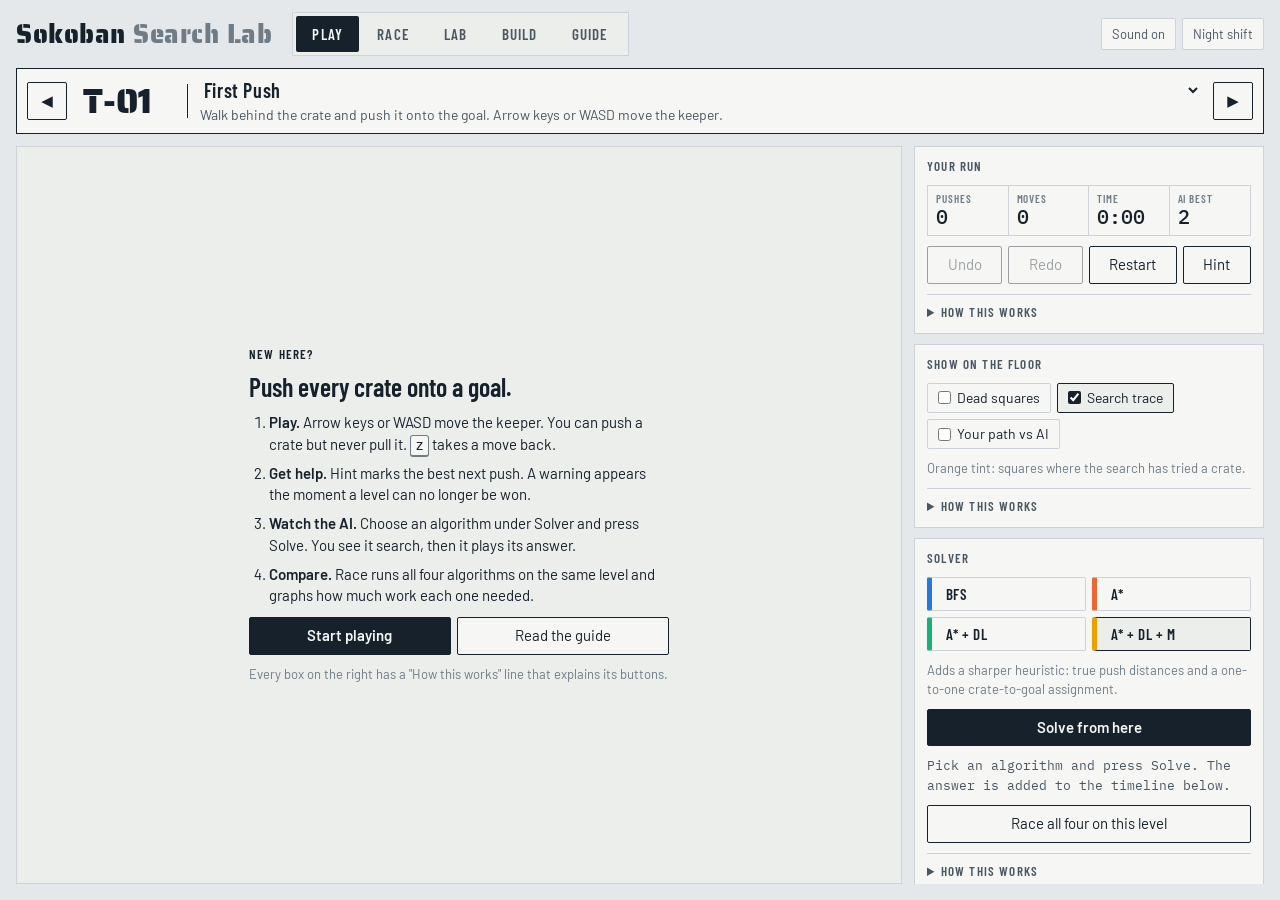
<file: index.html>
<!doctype html>
<html lang="en">
<head>
<meta charset="utf-8">
<meta name="viewport" content="width=device-width, initial-scale=1, viewport-fit=cover">
</head>
<body>
<title>Sokoban Search Lab</title>
<link rel="preconnect" href="https://fonts.googleapis.com">
<link rel="stylesheet" href="https://fonts.googleapis.com/css2?family=Barlow:wght@400;500;600&family=Barlow+Condensed:wght@500;600;700&family=IBM+Plex+Mono:wght@400;500&family=Saira+Stencil+One&display=swap">
<link rel="stylesheet" href="style.css">

<div class="app" id="app" data-mode="play">

  <header class="top">
    <h1 class="wordmark">Sokoban <span>Search Lab</span></h1>
    <nav class="modes" aria-label="Sections">
      <button type="button" data-mode="play" aria-current="page">Play</button>
      <button type="button" data-mode="race">Race</button>
      <button type="button" data-mode="lab">Lab</button>
      <button type="button" data-mode="build">Build</button>
      <button type="button" data-mode="guide">Guide</button>
    </nav>
    <div class="tools">
      <button type="button" id="sound" class="ghost" aria-pressed="true">Sound on</button>
      <button type="button" id="theme" class="ghost">Night shift</button>
    </div>
  </header>

  <!-- Bay label: which level is on the floor. Shown in Play and Race. -->
  <section class="bay" id="bay" aria-label="Level">
    <button type="button" id="prev" class="step" aria-label="Previous level">&#9664;</button>
    <div class="bay-code" id="bay-code">T-01</div>
    <div class="bay-text">
      <label class="visually-hidden" for="level">Level</label>
      <select id="level"></select>
      <p id="note" class="note"></p>
    </div>
    <button type="button" id="next" class="step" aria-label="Next level">&#9654;</button>
  </section>

  <!-- ============================== PLAY ============================== -->
  <main class="view" id="view-play">
    <div class="floor" id="floor">
      <canvas id="board" tabindex="0" aria-label="Sokoban board. Use the arrow keys to move."></canvas>
      <div class="tip" id="tip" hidden></div>
      <div class="banner" id="banner" hidden>
        <strong id="banner-title"></strong>
        <span id="banner-text"></span>
      </div>
      <div class="boot" id="welcome" hidden>
        <div class="boot-card">
          <p class="eyebrow">New here?</p>
          <p class="welcome-title">Push every crate onto a goal.</p>
          <ol class="steps">
            <li><b>Play.</b> Arrow keys or WASD move the keeper. You can push a crate but never pull it. <kbd>Z</kbd> takes a move back.</li>
            <li><b>Get help.</b> Hint marks the best next push. A warning appears the moment a level can no longer be won.</li>
            <li><b>Watch the AI.</b> Choose an algorithm under Solver and press Solve. You see it search, then it plays its answer.</li>
            <li><b>Compare.</b> Race runs all four algorithms on the same level and graphs how much work each one needed.</li>
          </ol>
          <div class="row">
            <button type="button" id="welcome-go" class="primary">Start playing</button>
            <button type="button" id="welcome-guide">Read the guide</button>
          </div>
          <p class="fine">Every box on the right has a "How this works" line that explains its buttons.</p>
        </div>
      </div>
      <div class="boot" id="boot">
        <div class="boot-card">
          <p class="eyebrow">Starting up</p>
          <p id="boot-text">Loading the Python runtime&hellip;</p>
          <div class="boot-bar"><i id="boot-bar"></i></div>
          <p class="fine">The solvers on this page are the project's own Python modules, running in your browser through WebAssembly.</p>
        </div>
      </div>
    </div>

    <aside class="panel">
      <section class="block">
        <h2>Your run</h2>
        <dl class="stats">
          <div><dt>Pushes</dt><dd id="s-pushes">0</dd></div>
          <div><dt>Moves</dt><dd id="s-moves">0</dd></div>
          <div><dt>Time</dt><dd id="s-time">0:00</dd></div>
          <div><dt>AI best</dt><dd id="s-par" title="Fewest pushes possible, found by the solver">&ndash;</dd></div>
        </dl>
        <div class="row">
          <button type="button" id="undo" title="Z">Undo</button>
          <button type="button" id="redo" title="Y">Redo</button>
          <button type="button" id="restart" title="R">Restart</button>
          <button type="button" id="hint" title="H">Hint</button>
        </div>
        <p class="result" id="result" hidden></p>
        <div class="dpad" aria-label="Move">
          <button type="button" data-move="U" aria-label="Up">&#9650;</button>
          <button type="button" data-move="L" aria-label="Left">&#9664;</button>
          <button type="button" data-move="D" aria-label="Down">&#9660;</button>
          <button type="button" data-move="R" aria-label="Right">&#9654;</button>
        </div>
        <details class="help">
          <summary>How this works</summary>
          <dl>
            <dt>Pushes</dt><dd>How many times you moved a crate one square. This is the score: fewer is better.</dd>
            <dt>Moves</dt><dd>Every step the keeper took, walking included.</dd>
            <dt>Time</dt><dd>Starts with your first move and stops when the level is solved.</dd>
            <dt>AI best</dt><dd>The fewest pushes any solution can have, worked out by the solver when the level opens. "none" means the level cannot be solved; "?" means the solver ran out of time.</dd>
            <dt>Undo, Redo</dt><dd>Step back and forward through your moves (<kbd>Z</kbd>, <kbd>Y</kbd>).</dd>
            <dt>Restart</dt><dd>Back to the start (<kbd>R</kbd>). Your moves stay on the timeline, so Redo brings them back.</dd>
            <dt>Hint</dt><dd>The solver looks for the best next push from where you stand and marks it with an arrow. Press Hint again (<kbd>H</kbd>) and the keeper carries it out.</dd>
          </dl>
        </details>
      </section>

      <section class="block">
        <h2>Show on the floor</h2>
        <div class="chips">
          <label><input type="checkbox" id="o-dead"> Dead squares</label>
          <label><input type="checkbox" id="o-trace" checked> Search trace</label>
          <label><input type="checkbox" id="o-paths"> Your path vs AI</label>
        </div>
        <p class="fine" id="legend"></p>
        <details class="help">
          <summary>How this works</summary>
          <dl>
            <dt>Dead squares</dt><dd>Hatches every square from which a crate can never reach a goal. Push a crate onto one and the level is lost. Point at a hatched square to see which rule condemns it.</dd>
            <dt>Search trace</dt><dd>While a solver runs, dashed outlines show the position it is examining and an orange tint builds up wherever it has tried a crate. A wide orange stain means a lot of wasted work.</dd>
            <dt>Your path vs AI</dt><dd>Draws the route you have walked and the route of an optimal solution, so you can see where they part.</dd>
          </dl>
        </details>
      </section>

      <section class="block">
        <h2>Solver</h2>
        <div class="algos" id="algos" role="radiogroup" aria-label="Algorithm"></div>
        <p class="fine" id="algo-idea"></p>
        <div class="row">
          <button type="button" id="solve" class="primary">Solve from here</button>
          <button type="button" id="stop" hidden>Stop</button>
        </div>
        <p class="readout" id="readout" aria-live="polite">Pick an algorithm and press Solve. The answer is added to the timeline below.</p>
        <ul class="solves" id="solves" hidden></ul>
        <div class="row">
          <button type="button" id="to-race">Race all four on this level</button>
        </div>
        <details class="help">
          <summary>How this works</summary>
          <dl>
            <dt>The four buttons</dt><dd>Choose who searches. BFS tries everything in order. A* uses a distance estimate to head for the goals. A* + DL also refuses pushes that deadlock rules prove hopeless. A* + DL + M uses a sharper estimate that gives every crate its own goal.</dd>
            <dt>Solve from here</dt><dd>Searches from the position on the floor right now, not from the start, so it works after you have made moves. The solution is added to the timeline and played.</dd>
            <dt>Positions expanded</dt><dd>How many positions the algorithm took out and examined. These are its search steps, the fairest measure of its work.</dd>
            <dt>Generated, waiting</dt><dd>Generated counts every new position it discovered. Waiting is how many of those are still queued.</dd>
            <dt>Pushes deep</dt><dd>How many pushes from the start the position under examination is.</dd>
            <dt>Discarded as hopeless</dt><dd>Pushes a deadlock rule threw away before they were ever searched.</dd>
            <dt>The list below the button</dt><dd>Each algorithm you try on this level is added, so you can compare their search steps and the solution each one found.</dd>
          </dl>
        </details>
      </section>

      <section class="block">
        <h2>Timeline</h2>
        <input type="range" id="scrub" min="0" max="0" value="0" aria-label="Position in the move list">
        <div class="row">
          <button type="button" id="t-start" aria-label="Back to start">&#9198;</button>
          <button type="button" id="t-back" aria-label="Step back">&#9664;</button>
          <button type="button" id="t-play" class="primary">Play</button>
          <button type="button" id="t-fwd" aria-label="Step forward">&#9654;</button>
          <label class="speed">Speed
            <select id="speed">
              <option value="3">Slow</option>
              <option value="8" selected>Normal</option>
              <option value="20">Fast</option>
              <option value="60">Blur</option>
            </select>
          </label>
        </div>
        <p class="fine mono" id="lurd"></p>
        <details class="help">
          <summary>How this works</summary>
          <dl>
            <dt>The slider</dt><dd>Every move, yours and the solver's, sits on one line. Drag to jump to any point.</dd>
            <dt>The buttons</dt><dd>Back to the start, one step back, play or pause (<kbd>Space</kbd>), one step forward. Speed sets how fast Play runs.</dd>
            <dt>The letters</dt><dd>The move list: <code>u d l r</code> are steps up, down, left and right. Lower case is a walk, UPPER CASE is a push.</dd>
          </dl>
        </details>
      </section>
    </aside>
  </main>

  <!-- ============================== RACE ============================== -->
  <main class="view" id="view-race" hidden>
    <div class="race-head">
      <div>
        <h2>Four algorithms, one level, same start</h2>
        <p class="lede">Each lane shows the position that algorithm is examining right now. The bar counts the positions it has expanded, on a log scale: every tick is ten times more work.</p>
      </div>
      <div class="row">
        <button type="button" id="race-go" class="primary">Start race</button>
        <button type="button" id="race-stop" hidden>Stop</button>
      </div>
    </div>
    <details class="help">
      <summary>How to read the race</summary>
      <dl>
        <dt>The small board</dt><dd>The position that algorithm is looking at this instant. BFS jumps all over the room; the informed searches stay near the goals.</dd>
        <dt>The bar</dt><dd>Positions expanded so far: the algorithm's search steps. The scale is logarithmic, so a bar one tick longer did ten times the work.</dd>
        <dt>Solved, Out of time</dt><dd>Every search gets the same budget. An algorithm that runs out gives up, and its count is then a minimum.</dd>
        <dt>The three graphs</dt><dd>After the race: search steps, the length of each solution, and time, each on a plain linear scale so the gaps look as large as they are.</dd>
        <dt>Same pushes for everyone?</dt><dd>Yes, by design. All four are guaranteed to find the fewest pushes. They differ in how much they search to get there, and in how far the keeper walks, because several solutions can share the same push count.</dd>
      </dl>
    </details>
    <div class="lanes" id="lanes"></div>
    <p class="verdict" id="verdict" aria-live="polite"></p>
    <p class="race-tip" id="race-tip" hidden>
      <span>This level is small, so the four barely differ.</span>
      <button type="button" id="race-harder">Race them on a hard level</button>
    </p>
    <div class="score" id="score" hidden></div>
  </main>

  <!-- =============================== LAB ============================== -->
  <main class="view" id="view-lab" hidden>
    <div class="race-head">
      <div>
        <h2>Benchmark</h2>
        <p class="lede">Every algorithm on every level, from the same start position. Choose what the cells show. A hollow bar means the search ran out of budget.</p>
      </div>
      <div class="row">
        <label>Pack <select id="lab-pack"></select></label>
        <label>Budget per search
          <select id="lab-budget">
            <option value="3">3 seconds</option>
            <option value="10" selected>10 seconds</option>
            <option value="20">20 seconds</option>
          </select>
        </label>
        <label>Show
          <select id="lab-metric">
            <option value="expanded">Search steps (positions expanded)</option>
            <option value="n_moves">Solution length (keeper moves)</option>
            <option value="n_pushes">Solution pushes</option>
            <option value="time">Time</option>
          </select>
        </label>
        <button type="button" id="lab-go" class="primary">Run benchmark</button>
        <button type="button" id="lab-stop" hidden>Stop</button>
      </div>
    </div>
    <details class="help">
      <summary>How to read the benchmark</summary>
      <dl>
        <dt>Pack, Budget</dt><dd>Which levels to run, and how long each search may take before it gives up. A bigger budget lets BFS finish more levels and takes longer.</dd>
        <dt>Show</dt><dd>What the cells display. Search steps is the work done. Solution length is how many keeper moves the answer takes. Pushes is the same in every finished cell of a row, which is the proof that all four are optimal.</dd>
        <dt>The tiles</dt><dd>Totals for each algorithm over the whole run, and its typical saving against BFS.</dd>
        <dt>Copy</dt><dd>Puts the full table (every column) on the clipboard for a report or a spreadsheet.</dd>
      </dl>
    </details>
    <p class="readout" id="lab-status" aria-live="polite"></p>
    <div class="tiles" id="tiles"></div>
    <div class="table-wrap">
      <table class="matrix" id="matrix">
        <thead></thead>
        <tbody></tbody>
      </table>
    </div>
    <div class="row">
      <button type="button" id="copy-csv">Copy as CSV</button>
      <button type="button" id="copy-md">Copy as Markdown</button>
      <span class="fine" id="copy-status"></span>
    </div>
    <textarea id="export" class="mono" rows="6" readonly hidden aria-label="Exported results"></textarea>
  </main>

  <!-- ============================== BUILD ============================= -->
  <main class="view" id="view-build" hidden>
    <div class="floor">
      <canvas id="editor" aria-label="Level editor. Pick a tool, then click or drag on the grid."></canvas>
    </div>
    <aside class="panel">
      <section class="block">
        <h2>Paint</h2>
        <div class="algos tools-grid" id="tools" role="radiogroup" aria-label="Tool">
          <label><input type="radio" name="tool" value="#" checked><span>Wall</span></label>
          <label><input type="radio" name="tool" value=" "><span>Floor</span></label>
          <label><input type="radio" name="tool" value="$"><span>Crate</span></label>
          <label><input type="radio" name="tool" value="."><span>Goal</span></label>
          <label><input type="radio" name="tool" value="@"><span>Keeper</span></label>
        </div>
        <div class="row">
          <label>Width <input type="number" id="ed-w" min="5" max="14" value="9"></label>
          <label>Height <input type="number" id="ed-h" min="5" max="11" value="8"></label>
          <button type="button" id="ed-clear">Empty room</button>
        </div>
        <p class="readout" id="ed-status" aria-live="polite"></p>
        <div class="row">
          <button type="button" id="ed-play" class="primary">Play this level</button>
        </div>
        <details class="help">
          <summary>How this works</summary>
          <dl>
            <dt>Paint</dt><dd>Pick Wall, Floor, Crate, Goal or Keeper, then click or drag on the grid. A crate painted on a goal counts as already home. There is one keeper; painting it again moves it.</dd>
            <dt>Width, Height, Empty room</dt><dd>Resize the grid, or clear it to an empty walled room.</dd>
            <dt>The message</dt><dd>Says whether the level obeys the rules: one keeper, as many crates as goals, walls all the way round.</dd>
            <dt>Play this level</dt><dd>Opens it in Play. The AI best box then tells you whether it can be solved and in how many pushes.</dd>
          </dl>
        </details>
      </section>

      <section class="block">
        <h2>Generate</h2>
        <p class="fine">Levels are built backwards from the solved position by pulling crates, so every one of them can be solved. The solver grades the candidates and keeps the hardest.</p>
        <div class="row">
          <label>Size
            <select id="gen-size">
              <option value="8,7,2">Small, 2 crates</option>
              <option value="9,8,3" selected>Medium, 3 crates</option>
              <option value="10,8,4">Large, 4 crates</option>
              <option value="11,9,5">Huge, 5 crates</option>
            </select>
          </label>
          <label>Seed <input type="number" id="gen-seed" min="0" max="99999" value="1"></label>
          <button type="button" id="gen-go">Generate</button>
        </div>
        <p class="fine">The seed is the level's number: the same size and seed always give the same level.</p>
      </section>

      <section class="block">
        <h2>Level text</h2>
        <p class="fine"><code>#</code> wall &nbsp;<code>$</code> crate &nbsp;<code>.</code> goal &nbsp;<code>@</code> keeper &nbsp;<code>*</code> crate on goal &nbsp;<code>+</code> keeper on goal. Paste any level in this format, or copy yours from here.</p>
        <textarea id="ed-text" class="mono" rows="9" spellcheck="false" aria-label="Level text"></textarea>
      </section>
    </aside>
  </main>

  <!-- ============================== GUIDE ============================= -->
  <main class="view" id="view-guide" hidden>
    <article class="guide">
      <section>
        <h2>The game</h2>
        <p>Sokoban is Japanese for warehouse keeper. You walk the keeper around a storeroom and push crates onto the marked goals. A level is solved when every crate stands on a goal.</p>
        <p>Two rules make it hard. You push one crate at a time, and you can never pull. A crate shoved into a corner stays there for good, so one careless push can make a level impossible.</p>
        <table class="keys">
          <tbody>
            <tr><th><kbd>&larr;</kbd> <kbd>&uarr;</kbd> <kbd>&darr;</kbd> <kbd>&rarr;</kbd> or <kbd>W</kbd> <kbd>A</kbd> <kbd>S</kbd> <kbd>D</kbd></th><td>Move the keeper. Walk into a crate to push it. On a phone, swipe on the floor or use the arrow pad.</td></tr>
            <tr><th><kbd>Z</kbd> &nbsp;<kbd>Y</kbd></th><td>Undo, redo</td></tr>
            <tr><th><kbd>R</kbd></th><td>Restart the level</td></tr>
            <tr><th><kbd>H</kbd></th><td>Hint. Press again to let the keeper do it</td></tr>
            <tr><th><kbd>Space</kbd></th><td>Play or pause the timeline</td></tr>
            <tr><th><kbd>N</kbd> &nbsp;<kbd>P</kbd></th><td>Next level, previous level</td></tr>
          </tbody>
        </table>
      </section>

      <section>
        <h2>The five sections</h2>
        <dl>
          <dt>Play</dt><dd>Solve levels yourself, ask for hints, or have a solver do it while you watch.</dd>
          <dt>Race</dt><dd>All four algorithms solve the level on the floor at the same time. Graphs show who did how much work.</dd>
          <dt>Lab</dt><dd>The same comparison across a whole pack of levels, as a table you can copy into a report.</dd>
          <dt>Build</dt><dd>Draw your own level or generate one, then play it.</dd>
          <dt>Guide</dt><dd>This page. Each box in the other sections also has its own "How this works" line.</dd>
        </dl>
      </section>

      <section>
        <h2>How a computer solves it</h2>
        <p>The solver thinks in <em>positions</em>: one arrangement of the crates, plus the part of the floor the keeper can walk to. From a position it can make a <em>push</em>, which leads to a new position. Solving means finding a chain of pushes from the start to a position where every crate is home.</p>
        <p>The number of positions explodes. Three crates in a small room already allow tens of thousands. The four algorithms differ only in the order they look through them, and in what they refuse to look at.</p>
        <dl class="ladder">
          <dt style="--swatch: var(--s1)">BFS (breadth-first search)</dt>
          <dd>Looks at every position one push from the start, then every position two pushes away, and so on. It has no idea which direction is promising. It is the baseline the others are measured against.</dd>
          <dt style="--swatch: var(--s2)">A*</dt>
          <dd>Adds a <em>heuristic</em>, an estimate of how many pushes are still needed: for each crate, the grid distance to its nearest goal. A* always examines the position where pushes made plus pushes estimated is smallest, so it heads for the goals.</dd>
          <dt style="--swatch: var(--s3)">A* + Deadlock</dt>
          <dd>Adds knowledge. Before a push is even considered, four rules check whether it has just lost the game. If so it is thrown away, along with everything that would have followed.</dd>
          <dt style="--swatch: var(--s4)">A* + Deadlock + Matching</dt>
          <dd>Adds a sharper heuristic. Plain distance sees through walls and lets every crate aim at the same goal. This one measures real push distance and gives each crate a goal of its own, choosing the cheapest pairing.</dd>
        </dl>
      </section>

      <section>
        <h2>Why all four report the same number of pushes</h2>
        <p>Because all four are guaranteed to find a solution with the fewest pushes possible. That is the point of the comparison: the smarter algorithms do not cut corners. They reach the same best answer after examining a small fraction of the positions.</p>
        <p>What does differ:</p>
        <dl>
          <dt>Search steps</dt><dd>Positions expanded. On a hard level BFS examines tens of thousands where the best algorithm examines a few hundred.</dd>
          <dt>Time</dt><dd>Follows from the search steps.</dd>
          <dt>Keeper moves</dt><dd>Many different solutions can share the same push count while the keeper walks a different route. Each algorithm stops at the first optimal solution it meets, so their move counts often differ.</dd>
        </dl>
        <p>The differences are small on the training levels and large on the Showdown pack, which was chosen for exactly this.</p>
      </section>

      <section>
        <h2>Reading the numbers</h2>
        <dl>
          <dt>Positions expanded</dt><dd>Positions the algorithm took out and examined. Its search steps.</dd>
          <dt>Generated</dt><dd>New positions it discovered while doing so.</dd>
          <dt>Waiting</dt><dd>Discovered positions not yet examined (the frontier).</dd>
          <dt>Pushes deep</dt><dd>How far from the start the search currently is.</dd>
          <dt>Pruned, discarded</dt><dd>Pushes rejected by a deadlock rule before being searched.</dd>
          <dt>Pushes, moves</dt><dd>The length of a solution, counted in crate pushes and in keeper steps.</dd>
          <dt>Out of budget, out of time</dt><dd>Every search has the same limit. One that hits it gives up, and its numbers are minimums.</dd>
        </dl>
      </section>

      <section>
        <h2>The deadlock rules</h2>
        <p>A deadlock is a position that can never be solved, whatever you do next. Turn on Dead squares in Play to see the first three on any level.</p>
        <dl>
          <dt>Corner trap</dt><dd>A crate with a wall on one side and another wall above or below can never be pushed again.</dd>
          <dt>Wall-line trap</dt><dd>A crate against a wall can only slide along it. If that stretch of wall has no goal, the crate is lost.</dd>
          <dt>Dead square</dt><dd>The general case: a square from which no sequence of pushes reaches any goal.</dd>
          <dt>Freeze deadlock</dt><dd>Crates that block each other so that none can move, with at least one of them off its goal. Two crates side by side against a wall is the classic.</dd>
        </dl>
        <p>In Play, the moment you cause one of these a warning names the rule, so you can undo straight away.</p>
      </section>

      <section>
        <h2>Under the hood</h2>
        <p>The rules, the four algorithms, the level generator and the benchmark are written in Python. This page loads those same Python files and runs them in your browser, so the numbers you see here are the numbers the command-line tools print.</p>
      </section>
    </article>
  </main>
</div>

<script src="pyodide/pyodide.js"></script>
<script src="render.js"></script>
<script src="app.js"></script>
</body>
</html>
</file>
<file: style.css>
/* Sokoban Search Lab.
   Layout: a warehouse shipping label. Monochrome chrome in ink on paper; colour
   belongs to the floor (crates, goals) and to the four algorithms, nothing else. */

:root {
  /* day shift */
  --ground: #e4e8eb;          /* concrete */
  --surface: #f6f7f5;         /* label paper */
  --surface-2: #eceeec;
  --ink: #17212b;
  --ink-2: #4a5661;
  --ink-3: #6f7b85;
  --line: #cdd3d8;
  --focus: #1d6fd1;
  --hazard: #f2b705;
  --hazard-ink: #17212b;
  --critical: #c93434;
  --good: #1c8553;

  /* the algorithm ladder, always in this order */
  --s1: #2a78d6;   /* BFS */
  --s2: #eb6834;   /* A* */
  --s3: #1baf7a;   /* A* + Deadlock */
  --s4: #eda100;   /* A* + Deadlock + Matching */
  --you: #4a3aa7;
  --ai: #c2457b;

  /* the floor (read by render.js) */
  --b-floor: #d6dbde;
  --b-floor-2: #ced4d8;
  --b-seam: #bcc5ca;
  --b-wall: #5c6a77;
  --b-wall-side: #3d4852;
  --b-wall-edge: #7a8894;
  --b-crate: #d09b55;
  --b-crate-side: #a57232;
  --b-crate-line: #8b5d26;
  --b-crate-ok: #45b27a;
  --b-crate-ok-side: #2b8558;
  --b-crate-ok-line: #1f6b45;
  --b-goal: #d79a00;
  --b-hat: #f2b705;
  --b-body: #223a54;
  --b-shadow: rgba(23, 33, 43, .22);
  --b-dead: rgba(201, 52, 52, .55);
  --b-trace: rgba(235, 104, 52, .9);

  --display: "Saira Stencil One", "Arial Black", Impact, sans-serif;
  --label: "Barlow Condensed", "Arial Narrow", Arial, sans-serif;
  --body: Barlow, "Segoe UI", system-ui, sans-serif;
  --mono: "IBM Plex Mono", ui-monospace, Consolas, monospace;
}

@media (prefers-color-scheme: dark) {
  :root:not([data-theme="light"]) {
    color-scheme: dark;
    --ground: #0d1318; --surface: #161d24; --surface-2: #1e2730;
    --ink: #e9eef1; --ink-2: #aeb9c1; --ink-3: #85929c; --line: #2c3742;
    --focus: #6aa9f0; --hazard: #f2b705; --hazard-ink: #17212b;
    --critical: #ef6a6a; --good: #4cc48a;
    --s1: #3987e5; --s2: #d95926; --s3: #199e70; --s4: #c98500;
    --you: #9085e9; --ai: #d55181;
    --b-floor: #27323c; --b-floor-2: #2c3843; --b-seam: #1d2730;
    --b-wall: #586b7e; --b-wall-side: #354250; --b-wall-edge: #73889b;
    --b-crate: #c8924d; --b-crate-side: #93652c; --b-crate-line: #6f4a1d;
    --b-crate-ok: #3aa56f; --b-crate-ok-side: #25784e; --b-crate-ok-line: #1a5a3a;
    --b-goal: #f2b705; --b-hat: #f2b705; --b-body: #9fc0e3;
    --b-shadow: rgba(0, 0, 0, .4); --b-dead: rgba(239, 106, 106, .6);
    --b-trace: rgba(240, 130, 80, .95);
  }
}
:root[data-theme="dark"] {
  color-scheme: dark;
  --ground: #0d1318; --surface: #161d24; --surface-2: #1e2730;
  --ink: #e9eef1; --ink-2: #aeb9c1; --ink-3: #85929c; --line: #2c3742;
  --focus: #6aa9f0; --hazard: #f2b705; --hazard-ink: #17212b;
  --critical: #ef6a6a; --good: #4cc48a;
  --s1: #3987e5; --s2: #d95926; --s3: #199e70; --s4: #c98500;
  --you: #9085e9; --ai: #d55181;
  --b-floor: #27323c; --b-floor-2: #2c3843; --b-seam: #1d2730;
  --b-wall: #586b7e; --b-wall-side: #354250; --b-wall-edge: #73889b;
  --b-crate: #c8924d; --b-crate-side: #93652c; --b-crate-line: #6f4a1d;
  --b-crate-ok: #3aa56f; --b-crate-ok-side: #25784e; --b-crate-ok-line: #1a5a3a;
  --b-goal: #f2b705; --b-hat: #f2b705; --b-body: #9fc0e3;
  --b-shadow: rgba(0, 0, 0, .4); --b-dead: rgba(239, 106, 106, .6);
  --b-trace: rgba(240, 130, 80, .95);
}

*, *::before, *::after { box-sizing: border-box; }
[hidden] { display: none !important; }
html, body { height: 100%; }
body {
  margin: 0;
  background: var(--ground);
  color: var(--ink);
  font: 400 15px/1.45 var(--body);
}
h1, h2, p, dl, dd { margin: 0; }
button, select, input, textarea { font: inherit; color: inherit; }
:focus-visible { outline: 2px solid var(--focus); outline-offset: 2px; }
.visually-hidden { position: absolute; width: 1px; height: 1px; overflow: hidden; clip-path: inset(50%); }
.mono, code { font-family: var(--mono); font-size: .9em; }
.fine { color: var(--ink-3); font-size: 13px; }
.eyebrow, h2, dt, .matrix th, .lane-status {
  font: 600 13px/1.2 var(--label);
  letter-spacing: .09em;
  text-transform: uppercase;
}

/* ------------------------------------------------------------ shell */
.app {
  min-height: 100%;
  display: grid;
  grid-template-rows: auto auto minmax(0, 1fr);
  gap: 12px;
  padding-inline: 16px;
  padding-block: 12px 16px;
  max-width: 1400px;
  margin-inline: auto;
}
.top { display: flex; flex-wrap: wrap; align-items: center; gap: 10px 20px; }
.wordmark { font: 400 26px/1 var(--display); letter-spacing: .02em; text-wrap: balance; }
.wordmark span { color: var(--ink-3); }
.modes { display: flex; gap: 2px; background: var(--surface-2); border: 1px solid var(--line); padding: 3px; }
.modes button {
  border: 0; background: none; padding: 6px 16px; cursor: pointer;
  font: 600 15px/1.2 var(--label); letter-spacing: .08em; text-transform: uppercase; color: var(--ink-2);
}
.modes button[aria-current] { background: var(--ink); color: var(--surface); }
.tools { margin-left: auto; display: flex; gap: 6px; }

button, .row select, .row input {
  border: 1px solid var(--ink); background: var(--surface); padding: 7px 12px;
  border-radius: 2px; cursor: pointer; min-height: 36px;
}
button:hover:not(:disabled) { background: var(--surface-2); }
button:disabled { opacity: .4; cursor: default; }
button.primary { background: var(--ink); color: var(--surface); font-weight: 600; }
button.primary:hover:not(:disabled) { background: var(--ink-2); }
button.ghost { border-color: var(--line); color: var(--ink-2); font-size: 13px; min-height: 32px; padding: 4px 10px; }
.row { display: flex; flex-wrap: wrap; gap: 6px; align-items: center; }
.row > button { flex: 1 1 auto; }
.row label { display: flex; align-items: center; gap: 6px; font-size: 13px; color: var(--ink-2); }
.row input[type="number"] { width: 5em; cursor: text; }

/* ------------------------------------------------------------ bay label */
.bay {
  display: grid; grid-template-columns: auto auto minmax(0, 1fr) auto; align-items: center; gap: 12px;
  background: var(--surface); border: 1px solid var(--ink); padding: 8px 10px;
}
.app[data-mode="lab"] .bay, .app[data-mode="build"] .bay, .app[data-mode="guide"] .bay { display: none; }
.bay-code { font: 400 34px/1 var(--display); padding-inline: 4px 12px; border-right: 1px solid var(--ink); min-width: 3.2em; }
.bay-text { min-width: 0; display: grid; grid-template-columns: minmax(0, 1fr); gap: 2px; }
.bay select { border: 0; background: none; padding: 0; font: 600 20px/1.2 var(--label); letter-spacing: .03em; width: 100%; min-width: 0; text-overflow: ellipsis; cursor: pointer; }
.note { color: var(--ink-2); font-size: 14px; }
.step { min-width: 40px; }

/* ------------------------------------------------------------ views */
.view { min-height: 0; min-width: 0; }
#view-play, #view-build { display: grid; grid-template-columns: minmax(0, 1fr) 350px; gap: 12px; }
#view-play[hidden], #view-build[hidden] { display: none; }
.floor {
  position: relative; min-height: 340px; min-width: 0;
  background: var(--surface-2); border: 1px solid var(--line); overflow: hidden;
}
.floor canvas { position: absolute; inset: 0; width: 100%; height: 100%; display: block; touch-action: none; outline-offset: -3px; }
.panel { display: flex; flex-direction: column; gap: 10px; min-width: 0; overflow: hidden auto; }
.block { background: var(--surface); border: 1px solid var(--line); padding: 12px; display: grid; gap: 10px; }
.block h2 { color: var(--ink-2); }

@media (min-width: 901px) {
  .app { height: 100%; }
  .dpad { display: none !important; }
}
@media (max-width: 900px) {
  #view-play, #view-build { grid-template-columns: minmax(0, 1fr); }
  .floor { height: min(92vw, 62vh); }
  .panel { overflow: visible; }
  .bay-code { font-size: 26px; }
  .bay-text { display: contents; }
  .bay #next { grid-row: 1; grid-column: 4; }
  .note { grid-row: 2; grid-column: 1 / -1; }
  .wordmark { font-size: 22px; }
}

/* ------------------------------------------------------------ play panel */
.stats { display: grid; grid-template-columns: repeat(4, minmax(0, 1fr)); gap: 0; border: 1px solid var(--line); }
.stats div { padding: 6px 8px; border-right: 1px solid var(--line); }
.stats div:last-child { border-right: 0; }
.stats dt { color: var(--ink-3); font-size: 11px; }
.stats dd { font: 500 20px/1.2 var(--mono); font-variant-numeric: tabular-nums; }
.result { border-left: 4px solid var(--good); padding: 6px 10px; background: var(--surface-2); }
.readout { font: 400 13px/1.5 var(--mono); color: var(--ink-2); font-variant-numeric: tabular-nums; min-height: 3em; overflow-wrap: anywhere; }
#lurd { overflow-wrap: anywhere; max-height: 4.4em; overflow-y: auto; }
#lurd b { color: var(--ink); font-weight: 500; }

.chips { display: flex; flex-wrap: wrap; gap: 6px; }
.chips label {
  display: inline-flex; align-items: center; gap: 6px; padding: 4px 10px;
  border: 1px solid var(--line); border-radius: 2px; cursor: pointer; font-size: 14px;
}
.chips label:has(:checked) { border-color: var(--ink); background: var(--surface-2); }
.chips input { accent-color: var(--ink); margin: 0; }
.key { display: inline-block; width: 18px; height: 3px; vertical-align: middle; margin-right: 4px; }

.algos { display: grid; grid-template-columns: repeat(2, minmax(0, 1fr)); gap: 6px; }
.algos label { position: relative; cursor: pointer; }
.algos input { position: absolute; opacity: 0; }
.algos span {
  display: block; padding: 7px 8px 7px 14px; border: 1px solid var(--line); border-radius: 2px;
  font: 600 15px/1.2 var(--label); letter-spacing: .03em;
  border-left: 5px solid var(--swatch, var(--line));
}
.algos input:checked + span { border-color: var(--ink); border-left-color: var(--swatch, var(--ink)); background: var(--surface-2); }
.algos input:focus-visible + span { outline: 2px solid var(--focus); outline-offset: 2px; }
.tools-grid { grid-template-columns: repeat(5, minmax(0, 1fr)); }
.tools-grid span { padding-left: 8px; border-left-width: 1px; text-align: center; }

input[type="range"] { width: 100%; accent-color: var(--ink); }
.speed { margin-left: auto; }
.speed select { min-height: 36px; padding: 4px 6px; }
textarea { width: 100%; border: 1px solid var(--line); background: var(--surface-2); padding: 8px; border-radius: 2px; resize: vertical; line-height: 1.25; }

.dpad { display: grid; grid-template: "a u b" 48px "l d r" 48px / 56px 56px 56px; gap: 6px; justify-content: center; }
.dpad [data-move="U"] { grid-area: u; } .dpad [data-move="L"] { grid-area: l; }
.dpad [data-move="D"] { grid-area: d; } .dpad [data-move="R"] { grid-area: r; }
.dpad button { font-size: 18px; }

/* deadlock warning: the one place hazard tape appears */
.banner {
  position: absolute; left: 12px; right: 12px; bottom: 12px;
  padding: 10px 12px 10px 28px; background: var(--surface); color: var(--ink);
  border: 1px solid var(--ink); display: grid; gap: 2px; font-size: 14px;
}
.banner::before {
  content: ""; position: absolute; inset: 0 auto 0 0; width: 16px;
  background: repeating-linear-gradient(-45deg, var(--hazard) 0 7px, var(--hazard-ink) 7px 14px);
}
.banner strong { font: 700 16px/1.2 var(--label); letter-spacing: .06em; text-transform: uppercase; }
.tip {
  position: absolute; pointer-events: none; z-index: 2; max-width: 240px;
  background: var(--ink); color: var(--surface); padding: 5px 8px; font-size: 13px; border-radius: 2px;
}

.boot { position: absolute; inset: 0; display: grid; place-items: center; background: var(--surface-2); padding: 16px; }
.boot-card { max-width: 420px; display: grid; gap: 10px; }
.boot-card #boot-text { font: 600 22px/1.2 var(--label); }
.boot-bar { height: 6px; background: var(--line); }
.boot-bar i { display: block; height: 100%; width: 8%; background: var(--ink); transition: width .4s; }
.boot.failed #boot-text { color: var(--critical); }

/* ------------------------------------------------------------ race & lab */
#view-race, #view-lab, #view-guide { overflow-y: auto; }
#view-race:not([hidden]), #view-lab:not([hidden]) { display: grid; gap: 12px; align-content: start; grid-auto-rows: max-content; }
.race-head { display: flex; flex-wrap: wrap; gap: 12px 24px; align-items: end; justify-content: space-between; }
.race-head h2 { font: 600 22px/1.2 var(--label); letter-spacing: .03em; text-transform: none; text-wrap: balance; }
.lede { color: var(--ink-2); max-width: 65ch; }
.lanes { display: grid; gap: 8px; }
.lane {
  display: grid; grid-template-columns: 132px minmax(0, 1fr); gap: 12px; align-items: center;
  background: var(--surface); border: 1px solid var(--line); border-left: 6px solid var(--swatch); padding: 8px 12px 8px 8px;
}
.lane canvas { width: 132px; height: 100px; display: block; background: var(--surface-2); }
.lane-body { display: grid; gap: 4px; min-width: 0; }
.lane-top { display: flex; flex-wrap: wrap; gap: 4px 12px; align-items: baseline; }
.lane-name { font: 600 18px/1.2 var(--label); letter-spacing: .03em; }
.lane-status { margin-left: auto; color: var(--ink-3); }
.lane-status[data-s="solved"] { color: var(--good); }
.lane-status[data-s="node_limit"], .lane-status[data-s="time_limit"], .lane-status[data-s="unsolvable"] { color: var(--critical); }
.lane-idea { color: var(--ink-3); font-size: 13px; }
.track { position: relative; height: 22px; background:
  repeating-linear-gradient(90deg, var(--line) 0 1px, transparent 1px calc(100% / 6)) var(--surface-2); }
.track i { position: absolute; inset: 0 auto 0 0; background: var(--swatch); border-radius: 0 4px 4px 0; min-width: 2px; }
.track b { position: absolute; top: 0; line-height: 22px; padding-inline: 8px; font: 500 13px/22px var(--mono); font-variant-numeric: tabular-nums; white-space: nowrap; }
.scale { display: grid; grid-template-columns: repeat(6, minmax(0, 1fr)); font: 400 11px/1 var(--mono); color: var(--ink-3); }
.lane-nums { font: 400 13px/1.4 var(--mono); color: var(--ink-2); font-variant-numeric: tabular-nums; overflow-wrap: anywhere; }
.verdict { font-size: 17px; max-width: 70ch; min-height: 1.5em; }
@media (max-width: 560px) {
  .lane { grid-template-columns: minmax(0, 1fr); }
  .lane canvas { width: 100%; height: 120px; }
}

.tiles { display: grid; grid-template-columns: repeat(auto-fit, minmax(190px, 1fr)); gap: 8px; }
.tile { background: var(--surface); border: 1px solid var(--line); border-top: 5px solid var(--swatch); padding: 10px 12px; display: grid; gap: 2px; }
.tile strong { font: 600 16px/1.2 var(--label); letter-spacing: .03em; }
.tile .big { font: 500 24px/1.2 var(--mono); font-variant-numeric: tabular-nums; }
.table-wrap { overflow-x: auto; background: var(--surface); border: 1px solid var(--line); }
.matrix { border-collapse: collapse; width: 100%; min-width: 640px; }
.matrix th, .matrix td { padding: 6px 10px; text-align: left; border-bottom: 1px solid var(--line); }
.matrix thead th { color: var(--ink-2); border-bottom: 1px solid var(--ink); white-space: nowrap; }
.matrix thead th i { display: inline-block; width: 10px; height: 10px; background: var(--swatch); margin-right: 6px; border-radius: 2px; }
.matrix tbody th { font: 500 15px/1.3 var(--body); text-transform: none; letter-spacing: 0; white-space: nowrap; }
.matrix tbody th small { color: var(--ink-3); font: 400 12px var(--mono); margin-left: 6px; }
.matrix td { width: 21%; }
.cell { display: grid; grid-template-columns: minmax(40px, 1fr) auto; gap: 8px; align-items: center; }
.bar { height: 10px; background: var(--surface-2); position: relative; }
.bar i { position: absolute; inset: 0 auto 0 0; background: var(--swatch); border-radius: 0 4px 4px 0; min-width: 2px; }
.gave-up .bar i { background: none; border: 2px solid var(--swatch); border-left: 0; }
.cell span { font: 400 13px/1 var(--mono); font-variant-numeric: tabular-nums; min-width: 6.5ch; text-align: right; }
.cell.gave-up span { color: var(--critical); }
.pack-row th { background: var(--surface-2); color: var(--ink-2); font: 600 12px/1.2 var(--label); letter-spacing: .1em; text-transform: uppercase; }

/* ------------------------------------------------------------ help, welcome, guide */
.help { border-top: 1px solid var(--line); padding-top: 8px; font-size: 14px; }
.help summary { cursor: pointer; color: var(--ink-2); font: 600 13px/1.4 var(--label); letter-spacing: .09em; text-transform: uppercase; }
.help dl { display: grid; gap: 7px; margin-top: 8px; }
.help dt, .guide dt { font: 600 14px/1.3 var(--body); letter-spacing: 0; text-transform: none; color: var(--ink); }
.help dd, .guide dd { color: var(--ink-2); }
.view > .help { background: var(--surface); border: 1px solid var(--line); padding: 8px 12px; }
kbd { font: 500 12px/1 var(--mono); border: 1px solid var(--ink-3); border-bottom-width: 2px; border-radius: 3px; padding: 2px 5px; background: var(--surface); white-space: nowrap; }

.welcome-title { font: 600 26px/1.15 var(--label); text-wrap: balance; }
.steps { margin: 0; padding-left: 1.3em; display: grid; gap: 7px; }
.steps b { font-weight: 600; }
#welcome { overflow-y: auto; }

.solves { list-style: none; margin: 0; padding: 0; display: grid; gap: 5px; }
.solves li { display: grid; grid-template-columns: 5.6em minmax(24px, 1fr) auto; gap: 8px; align-items: center; font: 400 12px/1.2 var(--mono); font-variant-numeric: tabular-nums; }
.solves b { font: 600 14px/1.2 var(--label); border-left: 4px solid var(--swatch); padding-left: 6px; }

.race-tip { display: flex; flex-wrap: wrap; gap: 8px 14px; align-items: center; color: var(--ink-2); }
.score { display: grid; grid-template-columns: repeat(auto-fit, minmax(270px, 1fr)); gap: 8px; }
.chart { background: var(--surface); border: 1px solid var(--line); padding: 12px; display: grid; gap: 7px; align-content: start; min-width: 0; }
.chart h3 { margin: 0; font: 600 18px/1.2 var(--label); letter-spacing: .03em; }
.chart p { color: var(--ink-2); font-size: 13px; min-height: 2.9em; }
.chart-row { display: grid; grid-template-columns: 6.2em minmax(30px, 1fr) minmax(7.5ch, auto); gap: 8px; align-items: center; }
.chart-row b { font: 600 14px/1.2 var(--label); letter-spacing: .02em; }
.chart-row .bar { height: 16px; }
.chart-row span { font: 400 13px/1 var(--mono); font-variant-numeric: tabular-nums; text-align: right; }

.guide { max-width: 74ch; display: grid; gap: 26px; padding-block: 6px 28px; font-size: 16px; line-height: 1.55; }
.guide section { display: grid; gap: 10px; border-top: 1px solid var(--ink); padding-top: 12px; }
.guide h2 { font: 600 24px/1.2 var(--label); letter-spacing: .02em; text-transform: none; text-wrap: balance; }
.guide dl { display: grid; gap: 9px; }
.guide dt { font-size: 16px; }
.ladder dt { border-left: 6px solid var(--swatch); padding-left: 10px; }
.ladder dd { padding-left: 16px; }
.keys { border-collapse: collapse; width: 100%; }
.keys th, .keys td { text-align: left; vertical-align: top; padding: 7px 14px 7px 0; border-top: 1px solid var(--line); font-weight: 400; }
.keys th { width: 12.5em; line-height: 2; }
.keys td { color: var(--ink-2); }

@media (prefers-reduced-motion: reduce) { * { transition: none !important; } }
</file>
